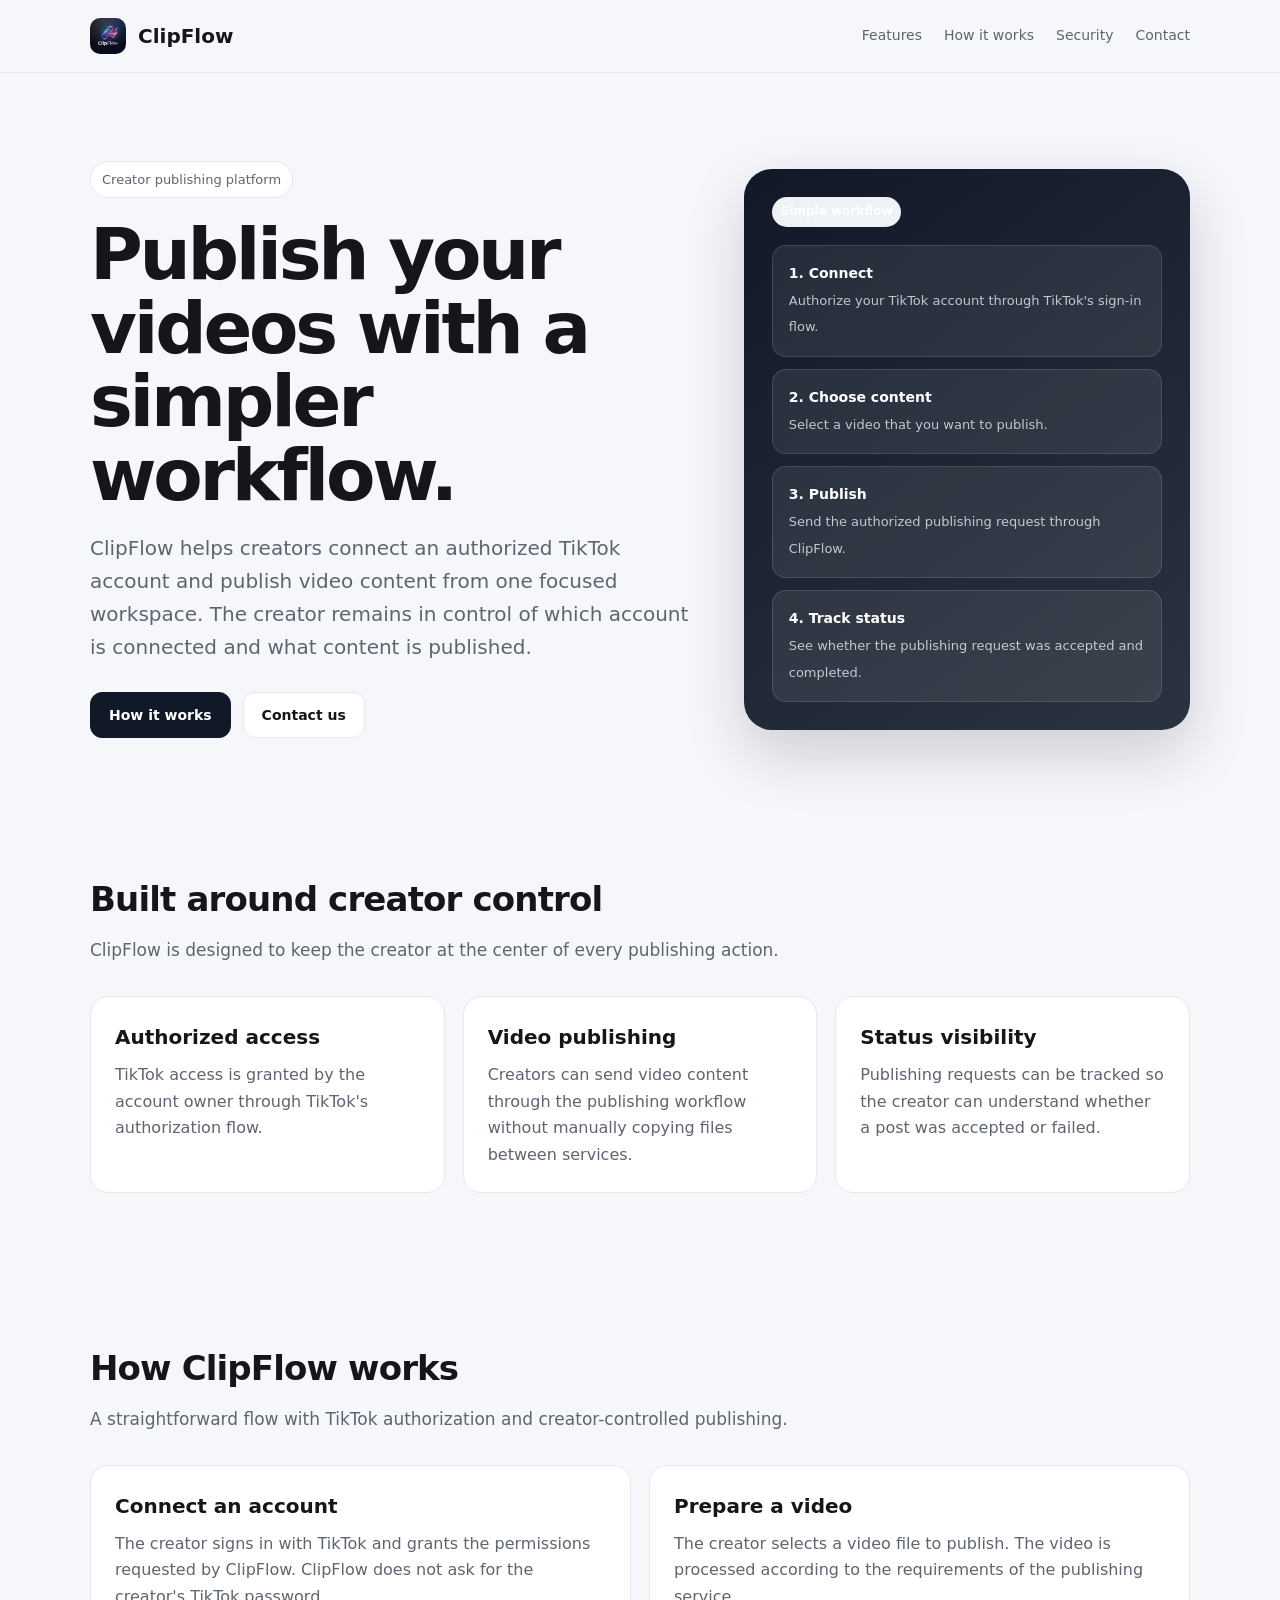
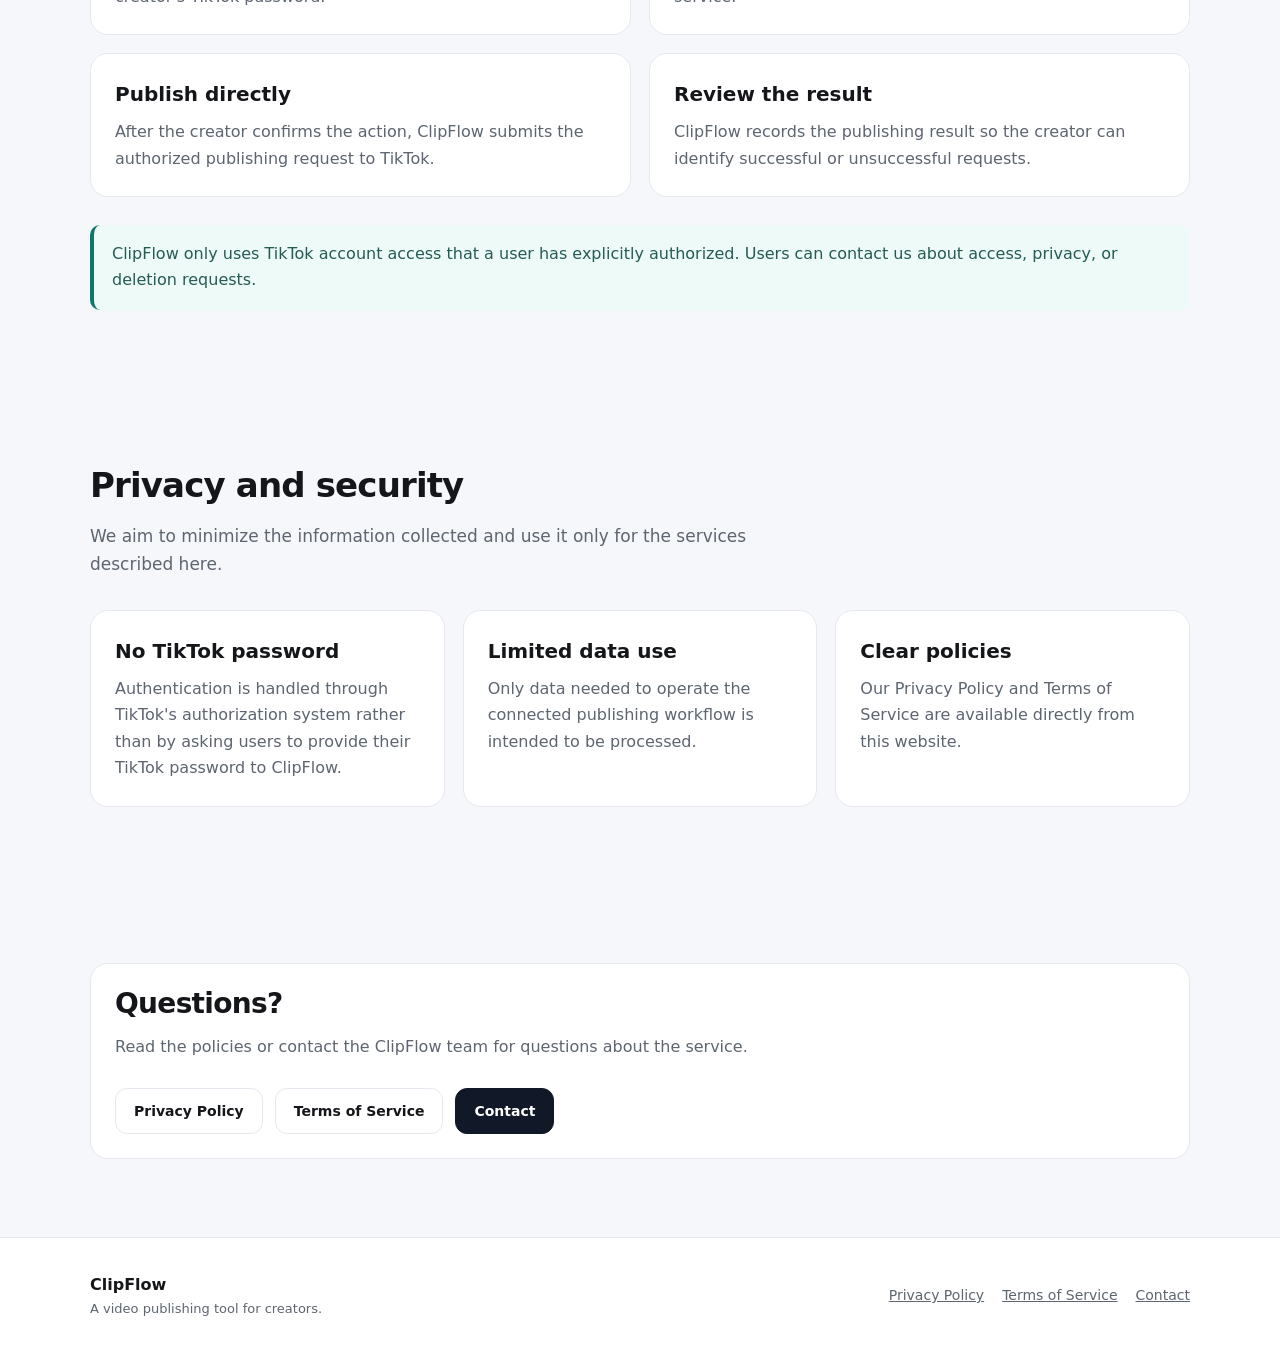
<file: index.html>
<!doctype html>
<html lang="en">
<head>
  <meta charset="utf-8">
  <meta name="viewport" content="width=device-width, initial-scale=1">
  <meta name="description" content="ClipFlow helps creators connect their TikTok account and publish video content through an authorized publishing workflow.">
  <title>ClipFlow | Video Publishing for Creators</title>
  <link rel="stylesheet" href="styles.css">
  <link rel="icon" type="image/jpeg" href="clipflow-icon.jpg">
  <link rel="apple-touch-icon" href="clipflow-icon.jpg">
</head>
<body>

<header>
  <div class="container nav">
    <a class="brand" href="index.html">
      <img class="brand-mark" src="clipflow-icon.jpg" alt="ClipFlow app icon">
      <span>ClipFlow</span>
    </a>
    <nav class="navlinks" aria-label="Primary navigation">
      <a href="index.html#features">Features</a>
      <a href="index.html#how-it-works">How it works</a>
      <a href="index.html#security">Security</a>
      <a href="contact.html">Contact</a>
    </nav>
  </div>
</header>

<main>
  <section class="hero">
    <div class="container hero-grid">
      <div>
        <span class="eyebrow">Creator publishing platform</span>
        <h1>Publish your videos with a simpler workflow.</h1>
        <p class="lead">
          ClipFlow helps creators connect an authorized TikTok account and publish video content from one focused workspace.
          The creator remains in control of which account is connected and what content is published.
        </p>
        <div class="actions">
          <a class="btn primary" href="#how-it-works">How it works</a>
          <a class="btn" href="contact.html">Contact us</a>
        </div>
      </div>
      <div class="hero-card" aria-label="Publishing workflow">
        <div class="badge">Simple workflow</div>
        <div class="flow" style="margin-top:18px">
          <div class="flow-step"><strong>1. Connect</strong><span>Authorize your TikTok account through TikTok's sign-in flow.</span></div>
          <div class="flow-step"><strong>2. Choose content</strong><span>Select a video that you want to publish.</span></div>
          <div class="flow-step"><strong>3. Publish</strong><span>Send the authorized publishing request through ClipFlow.</span></div>
          <div class="flow-step"><strong>4. Track status</strong><span>See whether the publishing request was accepted and completed.</span></div>
        </div>
      </div>
    </div>
  </section>

  <section id="features">
    <div class="container">
      <div class="section-head">
        <h2>Built around creator control</h2>
        <p class="lead" style="font-size:17px">ClipFlow is designed to keep the creator at the center of every publishing action.</p>
      </div>
      <div class="grid-3">
        <article class="card"><h3>Authorized access</h3><p>TikTok access is granted by the account owner through TikTok's authorization flow.</p></article>
        <article class="card"><h3>Video publishing</h3><p>Creators can send video content through the publishing workflow without manually copying files between services.</p></article>
        <article class="card"><h3>Status visibility</h3><p>Publishing requests can be tracked so the creator can understand whether a post was accepted or failed.</p></article>
      </div>
    </div>
  </section>

  <section id="how-it-works">
    <div class="container">
      <div class="section-head">
        <h2>How ClipFlow works</h2>
        <p class="lead" style="font-size:17px">A straightforward flow with TikTok authorization and creator-controlled publishing.</p>
      </div>
      <div class="grid-2">
        <article class="card"><h3>Connect an account</h3><p>The creator signs in with TikTok and grants the permissions requested by ClipFlow. ClipFlow does not ask for the creator's TikTok password.</p></article>
        <article class="card"><h3>Prepare a video</h3><p>The creator selects a video file to publish. The video is processed according to the requirements of the publishing service.</p></article>
        <article class="card"><h3>Publish directly</h3><p>After the creator confirms the action, ClipFlow submits the authorized publishing request to TikTok.</p></article>
        <article class="card"><h3>Review the result</h3><p>ClipFlow records the publishing result so the creator can identify successful or unsuccessful requests.</p></article>
      </div>
      <div class="note">ClipFlow only uses TikTok account access that a user has explicitly authorized. Users can contact us about access, privacy, or deletion requests.</div>
    </div>
  </section>

  <section id="security">
    <div class="container">
      <div class="section-head">
        <h2>Privacy and security</h2>
        <p class="lead" style="font-size:17px">We aim to minimize the information collected and use it only for the services described here.</p>
      </div>
      <div class="grid-3">
        <article class="card"><h3>No TikTok password</h3><p>Authentication is handled through TikTok's authorization system rather than by asking users to provide their TikTok password to ClipFlow.</p></article>
        <article class="card"><h3>Limited data use</h3><p>Only data needed to operate the connected publishing workflow is intended to be processed.</p></article>
        <article class="card"><h3>Clear policies</h3><p>Our Privacy Policy and Terms of Service are available directly from this website.</p></article>
      </div>
    </div>
  </section>

  <section>
    <div class="container">
      <div class="card">
        <h2 style="font-size:28px">Questions?</h2>
        <p style="color:var(--muted)">Read the policies or contact the ClipFlow team for questions about the service.</p>
        <div class="actions">
          <a class="btn" href="privacy.html">Privacy Policy</a>
          <a class="btn" href="terms.html">Terms of Service</a>
          <a class="btn primary" href="contact.html">Contact</a>
        </div>
      </div>
    </div>
  </section>
</main>

<footer class="footer">
  <div class="container footer-row">
    <div>
      <strong>ClipFlow</strong>
      <div class="small">A video publishing tool for creators.</div>
    </div>
    <div class="footer-links">
      <a href="privacy.html">Privacy Policy</a>
      <a href="terms.html">Terms of Service</a>
      <a href="contact.html">Contact</a>
    </div>
  </div>
</footer>

</body>
</html>
</file>
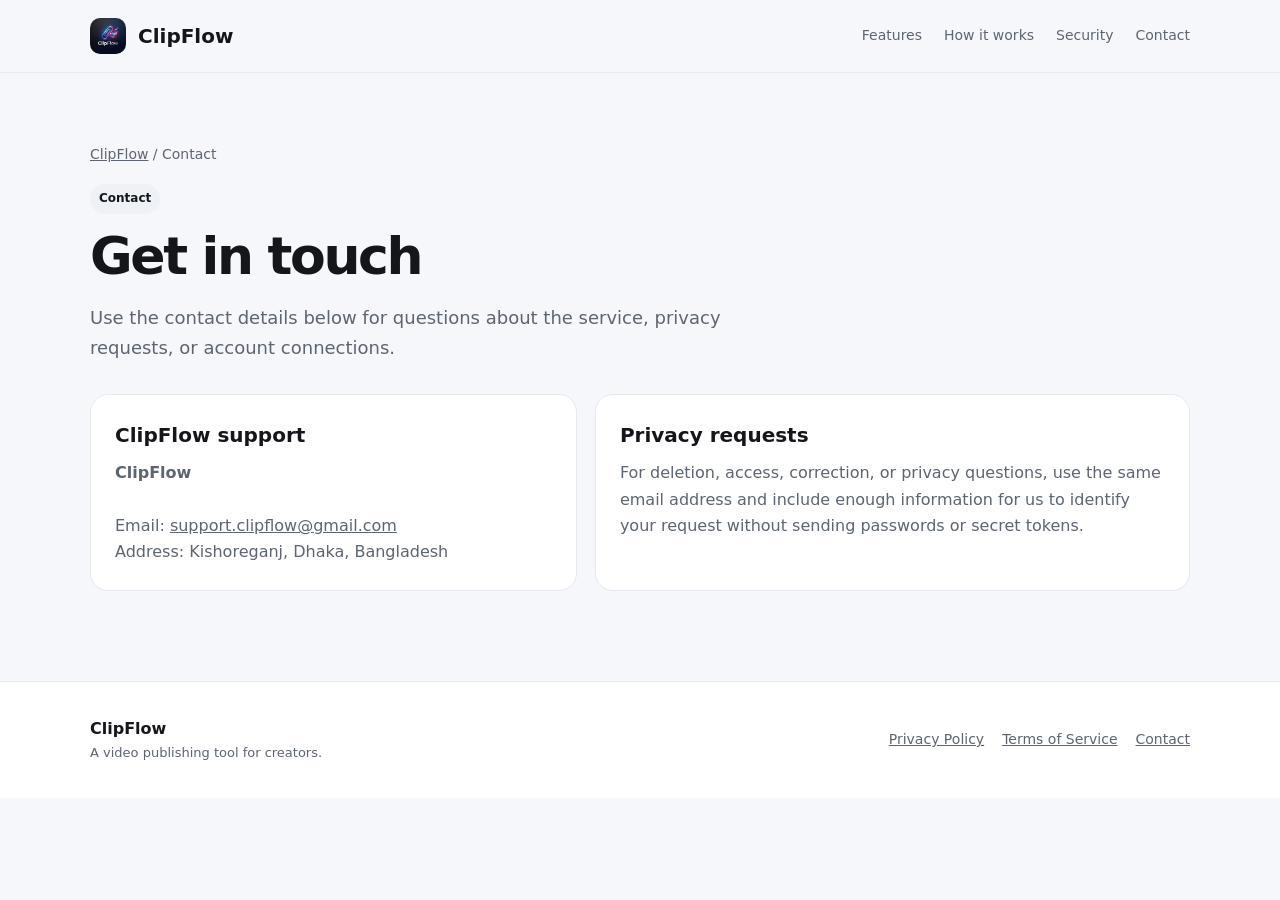
<file: contact.html>
<!doctype html>
<html lang="en">
<head>
  <meta charset="utf-8">
  <meta name="viewport" content="width=device-width, initial-scale=1">
  <meta name="description" content="Contact ClipFlow">
  <title>Contact | ClipFlow</title>
  <link rel="stylesheet" href="styles.css">
  <link rel="icon" type="image/jpeg" href="clipflow-icon.jpg">
  <link rel="apple-touch-icon" href="clipflow-icon.jpg">
</head>
<body>

<header>
  <div class="container nav">
    <a class="brand" href="index.html">
      <img class="brand-mark" src="clipflow-icon.jpg" alt="ClipFlow app icon">
      <span>ClipFlow</span>
    </a>
    <nav class="navlinks" aria-label="Primary navigation">
      <a href="index.html#features">Features</a>
      <a href="index.html#how-it-works">How it works</a>
      <a href="index.html#security">Security</a>
      <a href="contact.html">Contact</a>
    </nav>
  </div>
</header>

<main class="page">
  <div class="container">
    <div class="breadcrumb"><a href="index.html">ClipFlow</a> / Contact</div>
    <div class="section-head">
      <span class="badge">Contact</span>
      <h1 style="font-size:52px;margin-top:16px">Get in touch</h1>
      <p class="lead" style="font-size:18px">Use the contact details below for questions about the service, privacy requests, or account connections.</p>
    </div>
    <div class="contact">
      <section class="card">
        <h3>ClipFlow support</h3>
        <address>
          <strong>ClipFlow</strong><br><br>
          Email: <a href="mailto:[your-real-email@example.com]">support.clipflow@gmail.com</a><br>
          Address: Kishoreganj, Dhaka, Bangladesh
        </address>
      </section>
      <section class="card">
        <h3>Privacy requests</h3>
        <p>For deletion, access, correction, or privacy questions, use the same email address and include enough information for us to identify your request without sending passwords or secret tokens.</p>
      </section>
    </div>
  </div>
</main>

<footer class="footer">
  <div class="container footer-row">
    <div>
      <strong>ClipFlow</strong>
      <div class="small">A video publishing tool for creators.</div>
    </div>
    <div class="footer-links">
      <a href="privacy.html">Privacy Policy</a>
      <a href="terms.html">Terms of Service</a>
      <a href="contact.html">Contact</a>
    </div>
  </div>
</footer>

</body>
</html>
</file>
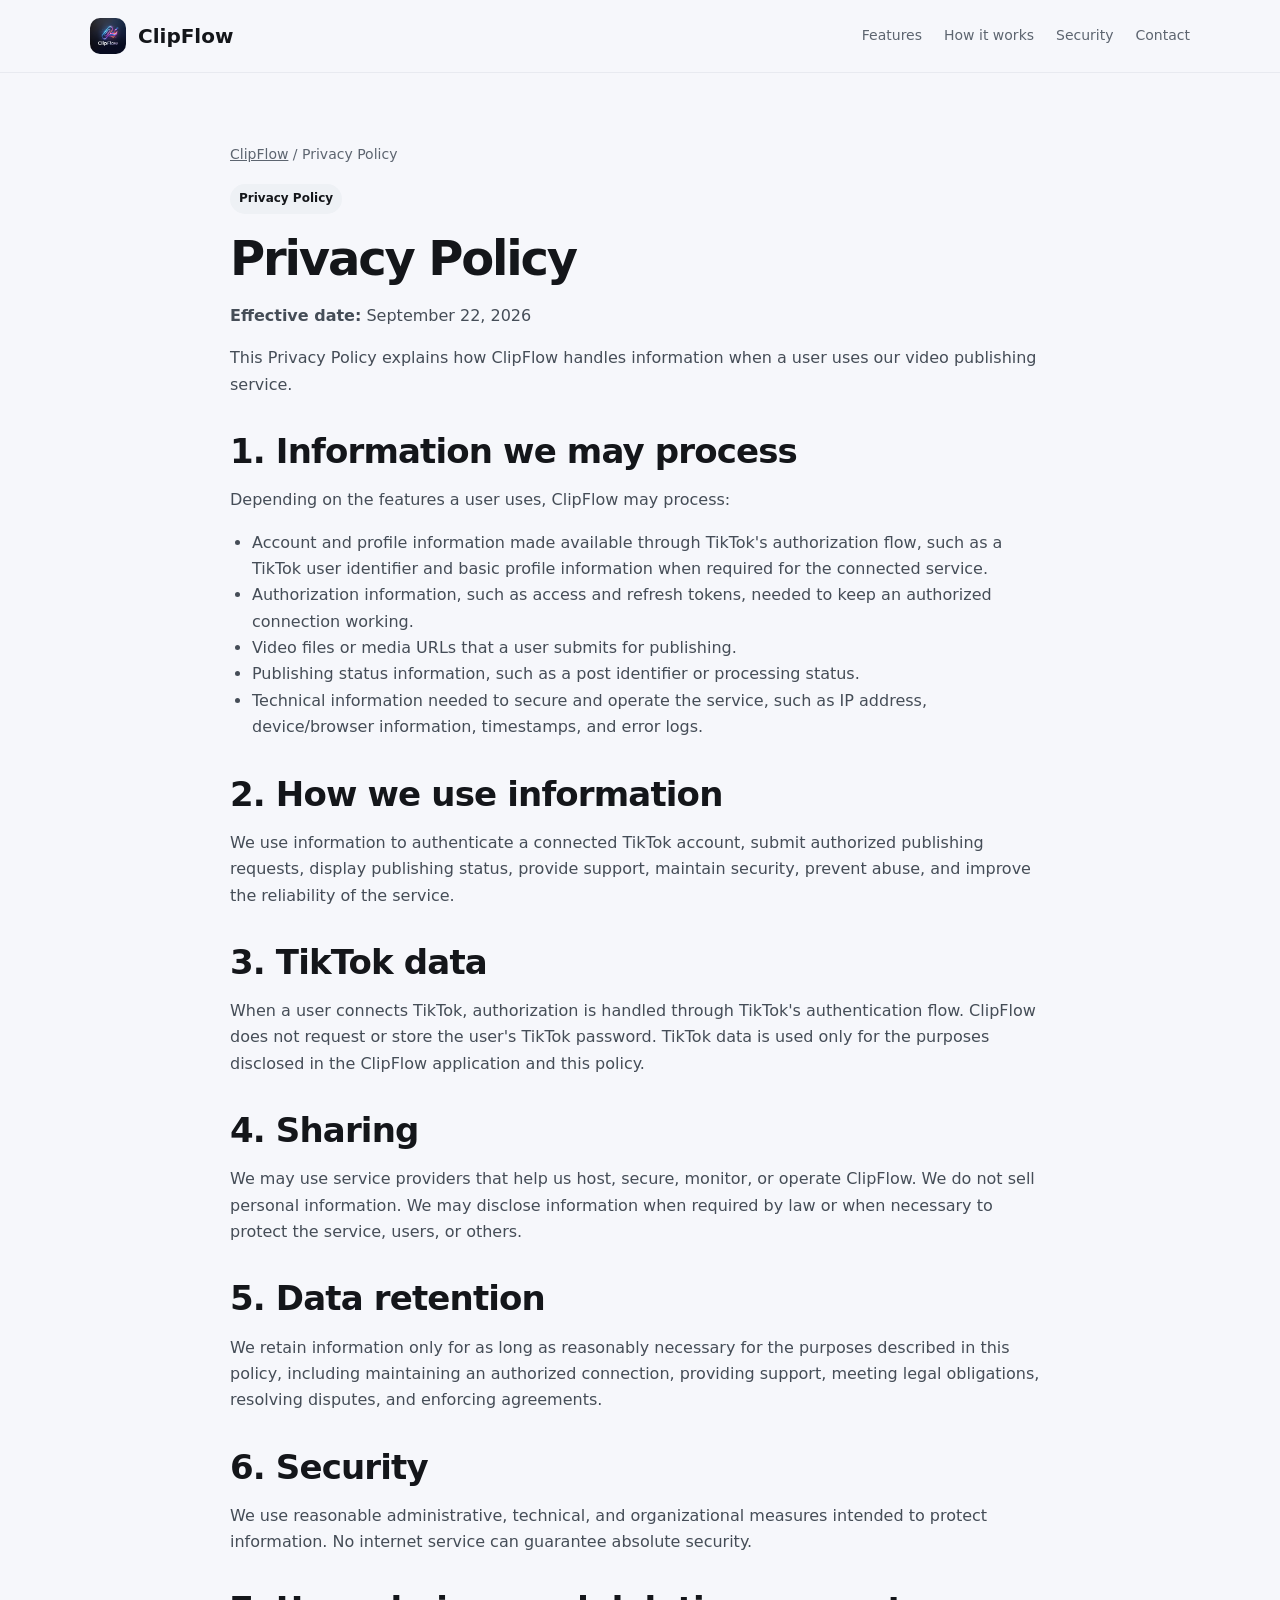
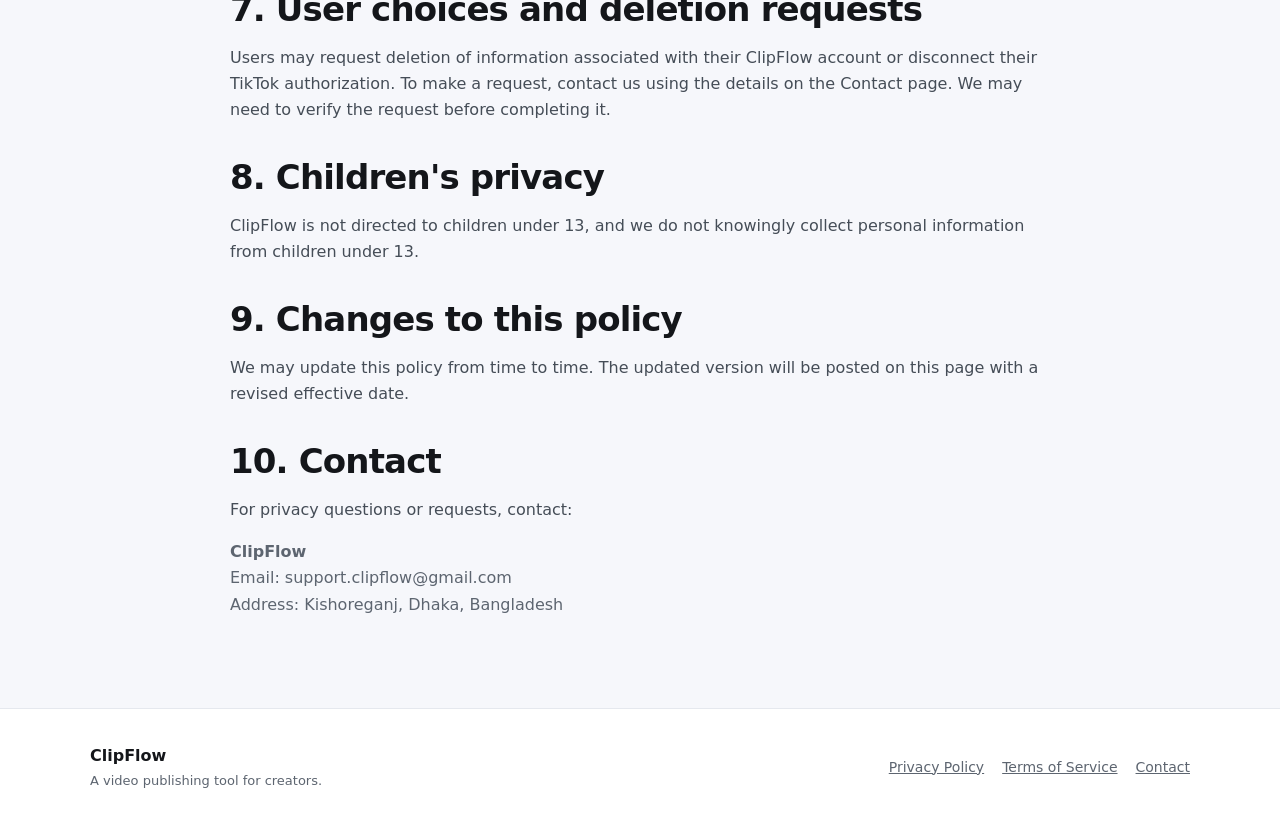
<file: privacy.html>
<!doctype html>
<html lang="en">
<head>
  <meta charset="utf-8">
  <meta name="viewport" content="width=device-width, initial-scale=1">
  <meta name="description" content="ClipFlow Privacy Policy">
  <title>Privacy Policy | ClipFlow</title>
  <link rel="stylesheet" href="styles.css">
  <link rel="icon" type="image/jpeg" href="clipflow-icon.jpg">
  <link rel="apple-touch-icon" href="clipflow-icon.jpg">
</head>
<body>

<header>
  <div class="container nav">
    <a class="brand" href="index.html">
      <img class="brand-mark" src="clipflow-icon.jpg" alt="ClipFlow app icon">
      <span>ClipFlow</span>
    </a>
    <nav class="navlinks" aria-label="Primary navigation">
      <a href="index.html#features">Features</a>
      <a href="index.html#how-it-works">How it works</a>
      <a href="index.html#security">Security</a>
      <a href="contact.html">Contact</a>
    </nav>
  </div>
</header>

<main class="page">
  <div class="container prose">
    <div class="breadcrumb"><a href="index.html">ClipFlow</a> / Privacy Policy</div>
    <span class="badge">Privacy Policy</span>
    <h1 style="font-size:48px">Privacy Policy</h1>
    <p><strong>Effective date:</strong> September 22, 2026</p>

    <p>This Privacy Policy explains how ClipFlow handles information when a user uses our video publishing service.</p>

    <h2>1. Information we may process</h2>
    <p>Depending on the features a user uses, ClipFlow may process:</p>
    <ul>
      <li>Account and profile information made available through TikTok's authorization flow, such as a TikTok user identifier and basic profile information when required for the connected service.</li>
      <li>Authorization information, such as access and refresh tokens, needed to keep an authorized connection working.</li>
      <li>Video files or media URLs that a user submits for publishing.</li>
      <li>Publishing status information, such as a post identifier or processing status.</li>
      <li>Technical information needed to secure and operate the service, such as IP address, device/browser information, timestamps, and error logs.</li>
    </ul>

    <h2>2. How we use information</h2>
    <p>We use information to authenticate a connected TikTok account, submit authorized publishing requests, display publishing status, provide support, maintain security, prevent abuse, and improve the reliability of the service.</p>

    <h2>3. TikTok data</h2>
    <p>When a user connects TikTok, authorization is handled through TikTok's authentication flow. ClipFlow does not request or store the user's TikTok password. TikTok data is used only for the purposes disclosed in the ClipFlow application and this policy.</p>

    <h2>4. Sharing</h2>
    <p>We may use service providers that help us host, secure, monitor, or operate ClipFlow. We do not sell personal information. We may disclose information when required by law or when necessary to protect the service, users, or others.</p>

    <h2>5. Data retention</h2>
    <p>We retain information only for as long as reasonably necessary for the purposes described in this policy, including maintaining an authorized connection, providing support, meeting legal obligations, resolving disputes, and enforcing agreements.</p>

    <h2>6. Security</h2>
    <p>We use reasonable administrative, technical, and organizational measures intended to protect information. No internet service can guarantee absolute security.</p>

    <h2>7. User choices and deletion requests</h2>
    <p>Users may request deletion of information associated with their ClipFlow account or disconnect their TikTok authorization. To make a request, contact us using the details on the Contact page. We may need to verify the request before completing it.</p>

    <h2>8. Children's privacy</h2>
    <p>ClipFlow is not directed to children under 13, and we do not knowingly collect personal information from children under 13.</p>

    <h2>9. Changes to this policy</h2>
    <p>We may update this policy from time to time. The updated version will be posted on this page with a revised effective date.</p>

    <h2>10. Contact</h2>
    <p>For privacy questions or requests, contact:</p>
    <address>
      <strong>ClipFlow</strong><br>
      Email: support.clipflow@gmail.com<br>
      Address: Kishoreganj, Dhaka, Bangladesh
    </address>
  </div>
</main>

<footer class="footer">
  <div class="container footer-row">
    <div>
      <strong>ClipFlow</strong>
      <div class="small">A video publishing tool for creators.</div>
    </div>
    <div class="footer-links">
      <a href="privacy.html">Privacy Policy</a>
      <a href="terms.html">Terms of Service</a>
      <a href="contact.html">Contact</a>
    </div>
  </div>
</footer>

</body>
</html>
</file>
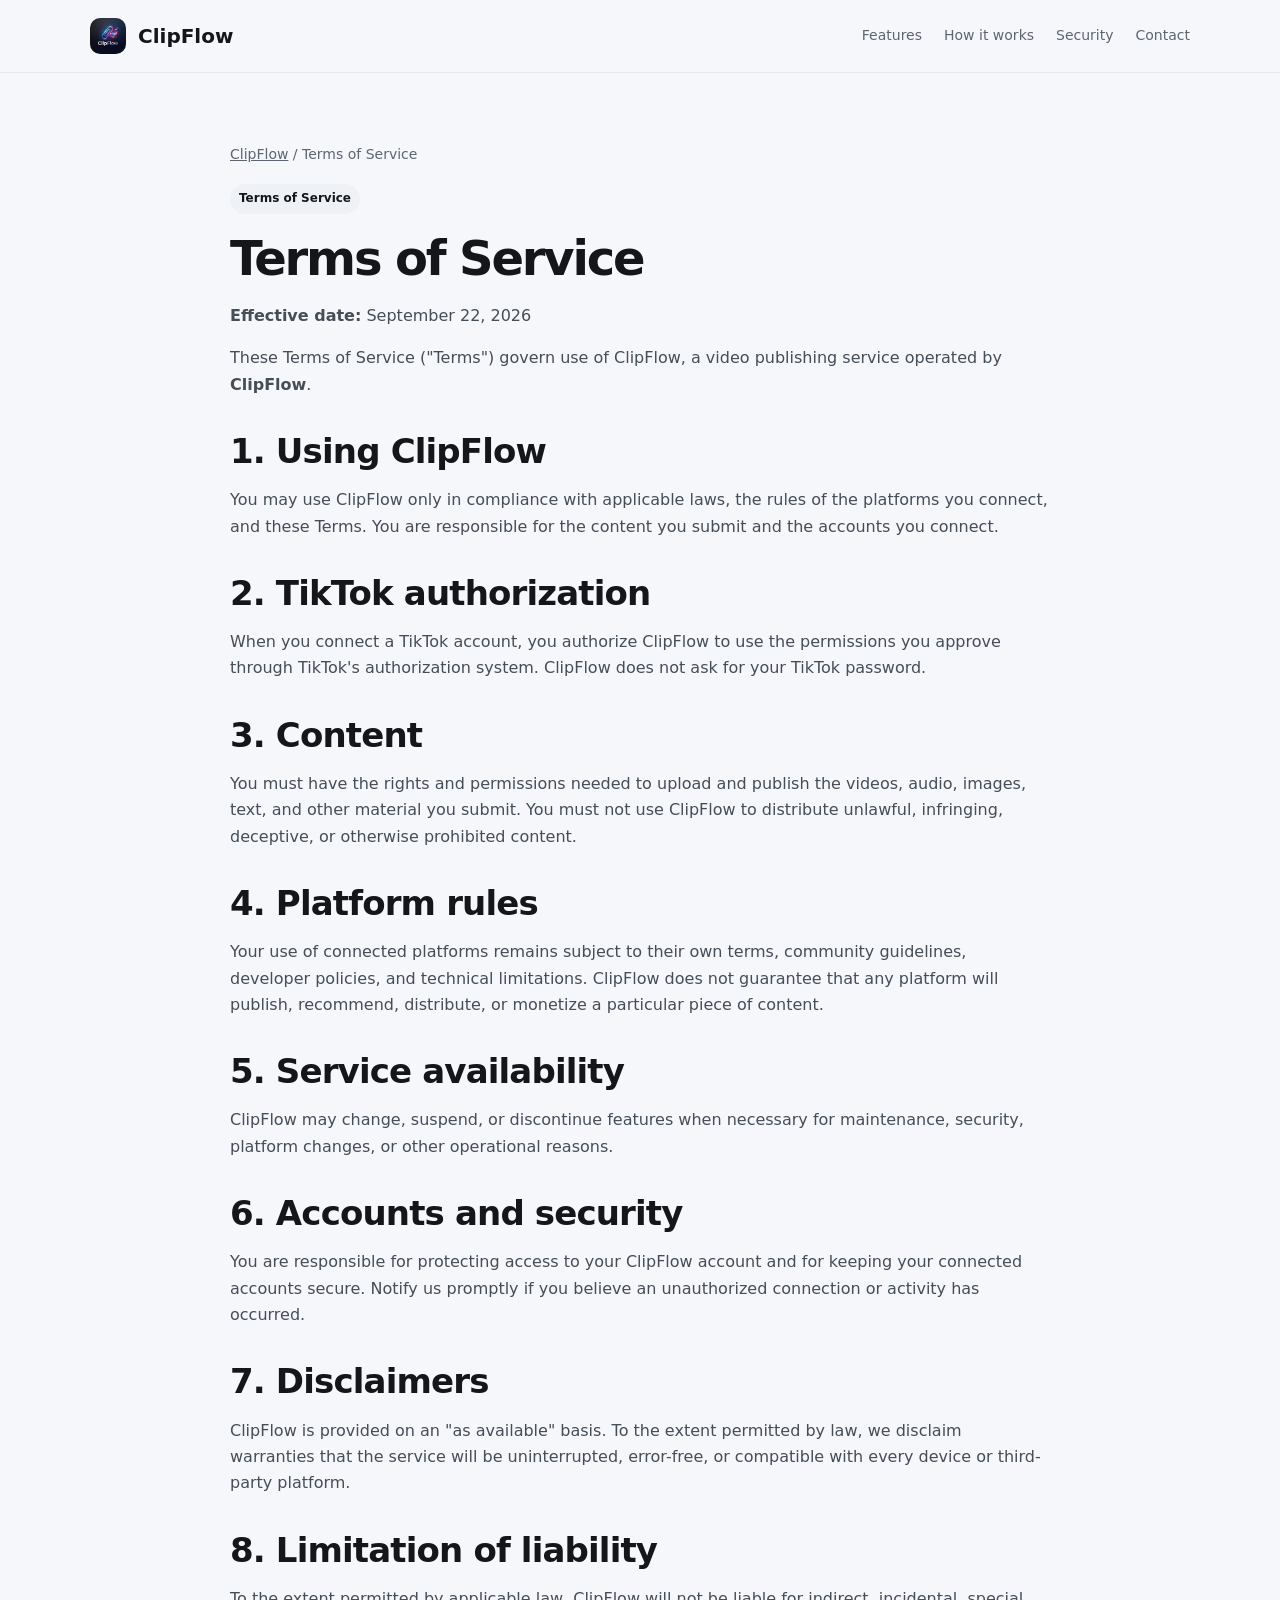
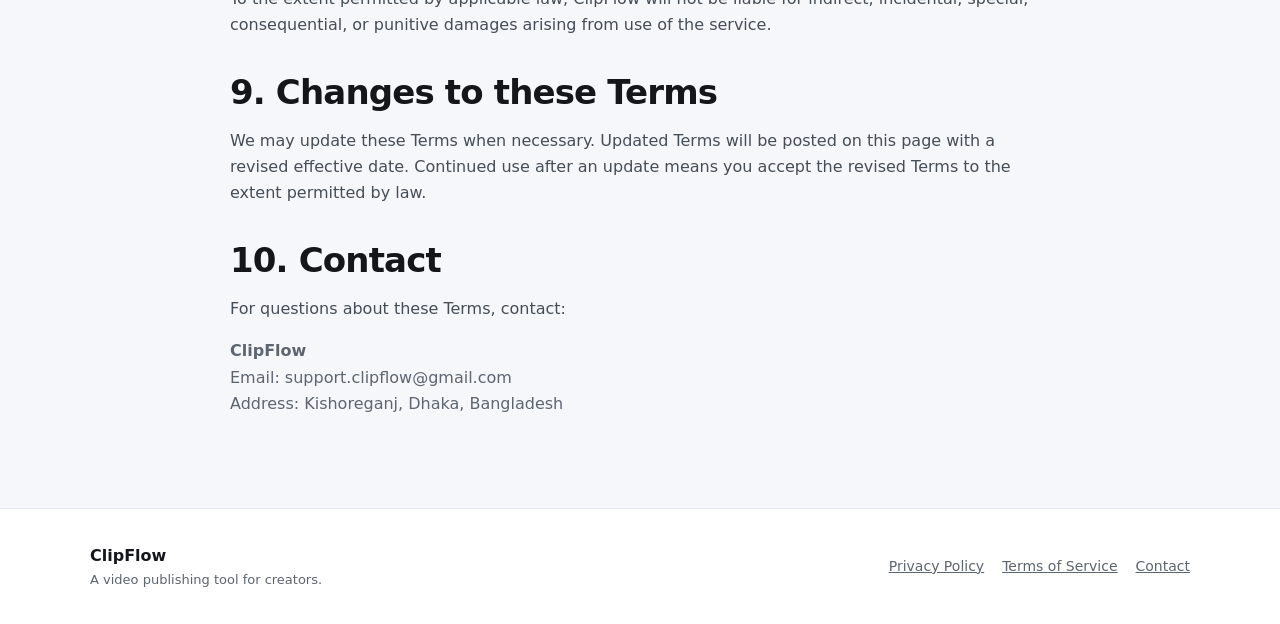
<file: terms.html>
<!doctype html>
<html lang="en">
<head>
  <meta charset="utf-8">
  <meta name="viewport" content="width=device-width, initial-scale=1">
  <meta name="description" content="ClipFlow Terms of Service">
  <title>Terms of Service | ClipFlow</title>
  <link rel="stylesheet" href="styles.css">
  <link rel="icon" type="image/jpeg" href="clipflow-icon.jpg">
  <link rel="apple-touch-icon" href="clipflow-icon.jpg">
</head>
<body>

<header>
  <div class="container nav">
    <a class="brand" href="index.html">
      <img class="brand-mark" src="clipflow-icon.jpg" alt="ClipFlow app icon">
      <span>ClipFlow</span>
    </a>
    <nav class="navlinks" aria-label="Primary navigation">
      <a href="index.html#features">Features</a>
      <a href="index.html#how-it-works">How it works</a>
      <a href="index.html#security">Security</a>
      <a href="contact.html">Contact</a>
    </nav>
  </div>
</header>

<main class="page">
  <div class="container prose">
    <div class="breadcrumb"><a href="index.html">ClipFlow</a> / Terms of Service</div>
    <span class="badge">Terms of Service</span>
    <h1 style="font-size:48px">Terms of Service</h1>
    <p><strong>Effective date:</strong> September 22, 2026</p>

    <p>These Terms of Service ("Terms") govern use of ClipFlow, a video publishing service operated by <strong>ClipFlow</strong>.</p>

    <h2>1. Using ClipFlow</h2>
    <p>You may use ClipFlow only in compliance with applicable laws, the rules of the platforms you connect, and these Terms. You are responsible for the content you submit and the accounts you connect.</p>

    <h2>2. TikTok authorization</h2>
    <p>When you connect a TikTok account, you authorize ClipFlow to use the permissions you approve through TikTok's authorization system. ClipFlow does not ask for your TikTok password.</p>

    <h2>3. Content</h2>
    <p>You must have the rights and permissions needed to upload and publish the videos, audio, images, text, and other material you submit. You must not use ClipFlow to distribute unlawful, infringing, deceptive, or otherwise prohibited content.</p>

    <h2>4. Platform rules</h2>
    <p>Your use of connected platforms remains subject to their own terms, community guidelines, developer policies, and technical limitations. ClipFlow does not guarantee that any platform will publish, recommend, distribute, or monetize a particular piece of content.</p>

    <h2>5. Service availability</h2>
    <p>ClipFlow may change, suspend, or discontinue features when necessary for maintenance, security, platform changes, or other operational reasons.</p>

    <h2>6. Accounts and security</h2>
    <p>You are responsible for protecting access to your ClipFlow account and for keeping your connected accounts secure. Notify us promptly if you believe an unauthorized connection or activity has occurred.</p>

    <h2>7. Disclaimers</h2>
    <p>ClipFlow is provided on an "as available" basis. To the extent permitted by law, we disclaim warranties that the service will be uninterrupted, error-free, or compatible with every device or third-party platform.</p>

    <h2>8. Limitation of liability</h2>
    <p>To the extent permitted by applicable law, ClipFlow will not be liable for indirect, incidental, special, consequential, or punitive damages arising from use of the service.</p>

    <h2>9. Changes to these Terms</h2>
    <p>We may update these Terms when necessary. Updated Terms will be posted on this page with a revised effective date. Continued use after an update means you accept the revised Terms to the extent permitted by law.</p>

    <h2>10. Contact</h2>
    <p>For questions about these Terms, contact:</p>
    <address>
      <strong>ClipFlow</strong><br>
      Email: support.clipflow@gmail.com<br>
      Address: Kishoreganj, Dhaka, Bangladesh
    </address>
  </div>
</main>

<footer class="footer">
  <div class="container footer-row">
    <div>
      <strong>ClipFlow</strong>
      <div class="small">A video publishing tool for creators.</div>
    </div>
    <div class="footer-links">
      <a href="privacy.html">Privacy Policy</a>
      <a href="terms.html">Terms of Service</a>
      <a href="contact.html">Contact</a>
    </div>
  </div>
</footer>

</body>
</html>
</file>
<file: styles.css>
:root{
  --bg:#f6f7fb;
  --surface:#ffffff;
  --text:#14161a;
  --muted:#5d6570;
  --line:#e5e8ee;
  --accent:#111827;
  --accent-soft:#eef1f5;
  --success:#0f766e;
  --max:1100px;
  --radius:18px;
}
*{box-sizing:border-box}
html{scroll-behavior:smooth}
body{
  margin:0;
  font-family:Inter,ui-sans-serif,system-ui,-apple-system,BlinkMacSystemFont,"Segoe UI",sans-serif;
  color:var(--text);
  background:var(--bg);
  line-height:1.65;
}
a{color:inherit}
.container{width:min(var(--max),calc(100% - 40px));margin:0 auto}
header{
  position:sticky;top:0;z-index:20;
  background:rgba(246,247,251,.92);
  backdrop-filter:blur(12px);
  border-bottom:1px solid rgba(229,232,238,.8);
}
.nav{display:flex;align-items:center;justify-content:space-between;min-height:72px;gap:24px}
.brand{display:flex;align-items:center;gap:12px;text-decoration:none;font-weight:800;font-size:20px}
.brand-mark{
  width:36px;height:36px;border-radius:10px;
  display:grid;place-items:center;background:#111827;color:#fff;font-size:16px;
}
.navlinks{display:flex;align-items:center;gap:22px;font-size:14px}
.navlinks a{text-decoration:none;color:var(--muted)}
.navlinks a:hover{color:var(--text)}
.hero{padding:88px 0 64px}
.hero-grid{display:grid;grid-template-columns:1.15fr .85fr;gap:50px;align-items:center}
.eyebrow{
  display:inline-flex;align-items:center;gap:8px;
  padding:7px 11px;border:1px solid var(--line);border-radius:999px;
  background:var(--surface);font-size:13px;color:var(--muted)
}
h1{font-size:clamp(44px,7vw,72px);line-height:1.02;letter-spacing:-.045em;margin:20px 0}
h2{font-size:34px;line-height:1.15;letter-spacing:-.025em;margin:0 0 14px}
h3{font-size:20px;margin:0 0 8px}
.lead{font-size:20px;color:var(--muted);max-width:700px}
.actions{display:flex;gap:12px;flex-wrap:wrap;margin-top:28px}
.btn{
  display:inline-flex;align-items:center;justify-content:center;
  min-height:46px;padding:0 18px;border-radius:12px;
  text-decoration:none;font-weight:700;font-size:14px;
  border:1px solid var(--line);background:var(--surface)
}
.btn.primary{background:var(--accent);color:#fff;border-color:var(--accent)}
.btn:hover{transform:translateY(-1px)}
.hero-card{
  background:linear-gradient(145deg,#111827,#2b3340);
  color:#fff;border-radius:28px;padding:28px;
  box-shadow:0 24px 60px rgba(17,24,39,.18);
}
.flow{display:grid;gap:12px}
.flow-step{
  padding:16px;border-radius:14px;background:rgba(255,255,255,.08);
  border:1px solid rgba(255,255,255,.12)
}
.flow-step strong{display:block;font-size:14px;margin-bottom:2px}
.flow-step span{font-size:13px;color:rgba(255,255,255,.72)}
section{padding:78px 0}
.section-head{max-width:700px;margin-bottom:32px}
.grid-3{display:grid;grid-template-columns:repeat(3,1fr);gap:18px}
.grid-2{display:grid;grid-template-columns:repeat(2,1fr);gap:18px}
.card{
  background:var(--surface);border:1px solid var(--line);
  border-radius:var(--radius);padding:24px
}
.card p{margin:0;color:var(--muted)}
.note{
  margin-top:28px;padding:16px 18px;border-left:4px solid var(--success);
  background:#eefaf8;border-radius:10px;color:#245b55
}
.footer{
  padding:34px 0;border-top:1px solid var(--line);background:#fff
}
.footer-row{display:flex;justify-content:space-between;gap:20px;align-items:center}
.footer-links{display:flex;gap:18px;font-size:14px;color:var(--muted)}
.small{font-size:13px;color:var(--muted)}
.prose{max-width:820px}
.prose h2{margin-top:34px}
.prose h3{margin-top:24px}
.prose p,.prose li{color:#454d57}
.prose ul{padding-left:22px}
.page{padding:70px 0 90px}
.breadcrumb{font-size:14px;color:var(--muted);margin-bottom:18px}
.badge{display:inline-block;padding:5px 9px;border-radius:999px;background:var(--accent-soft);font-size:12px;font-weight:700}
.contact{
  display:grid;grid-template-columns:.9fr 1.1fr;gap:18px
}
address{font-style:normal;color:var(--muted)}
@media (max-width:820px){
  .hero-grid,.contact,.grid-3,.grid-2{grid-template-columns:1fr}
  .navlinks{display:none}
  .hero{padding-top:60px}
  .footer-row{flex-direction:column;align-items:flex-start}
}
</file>
